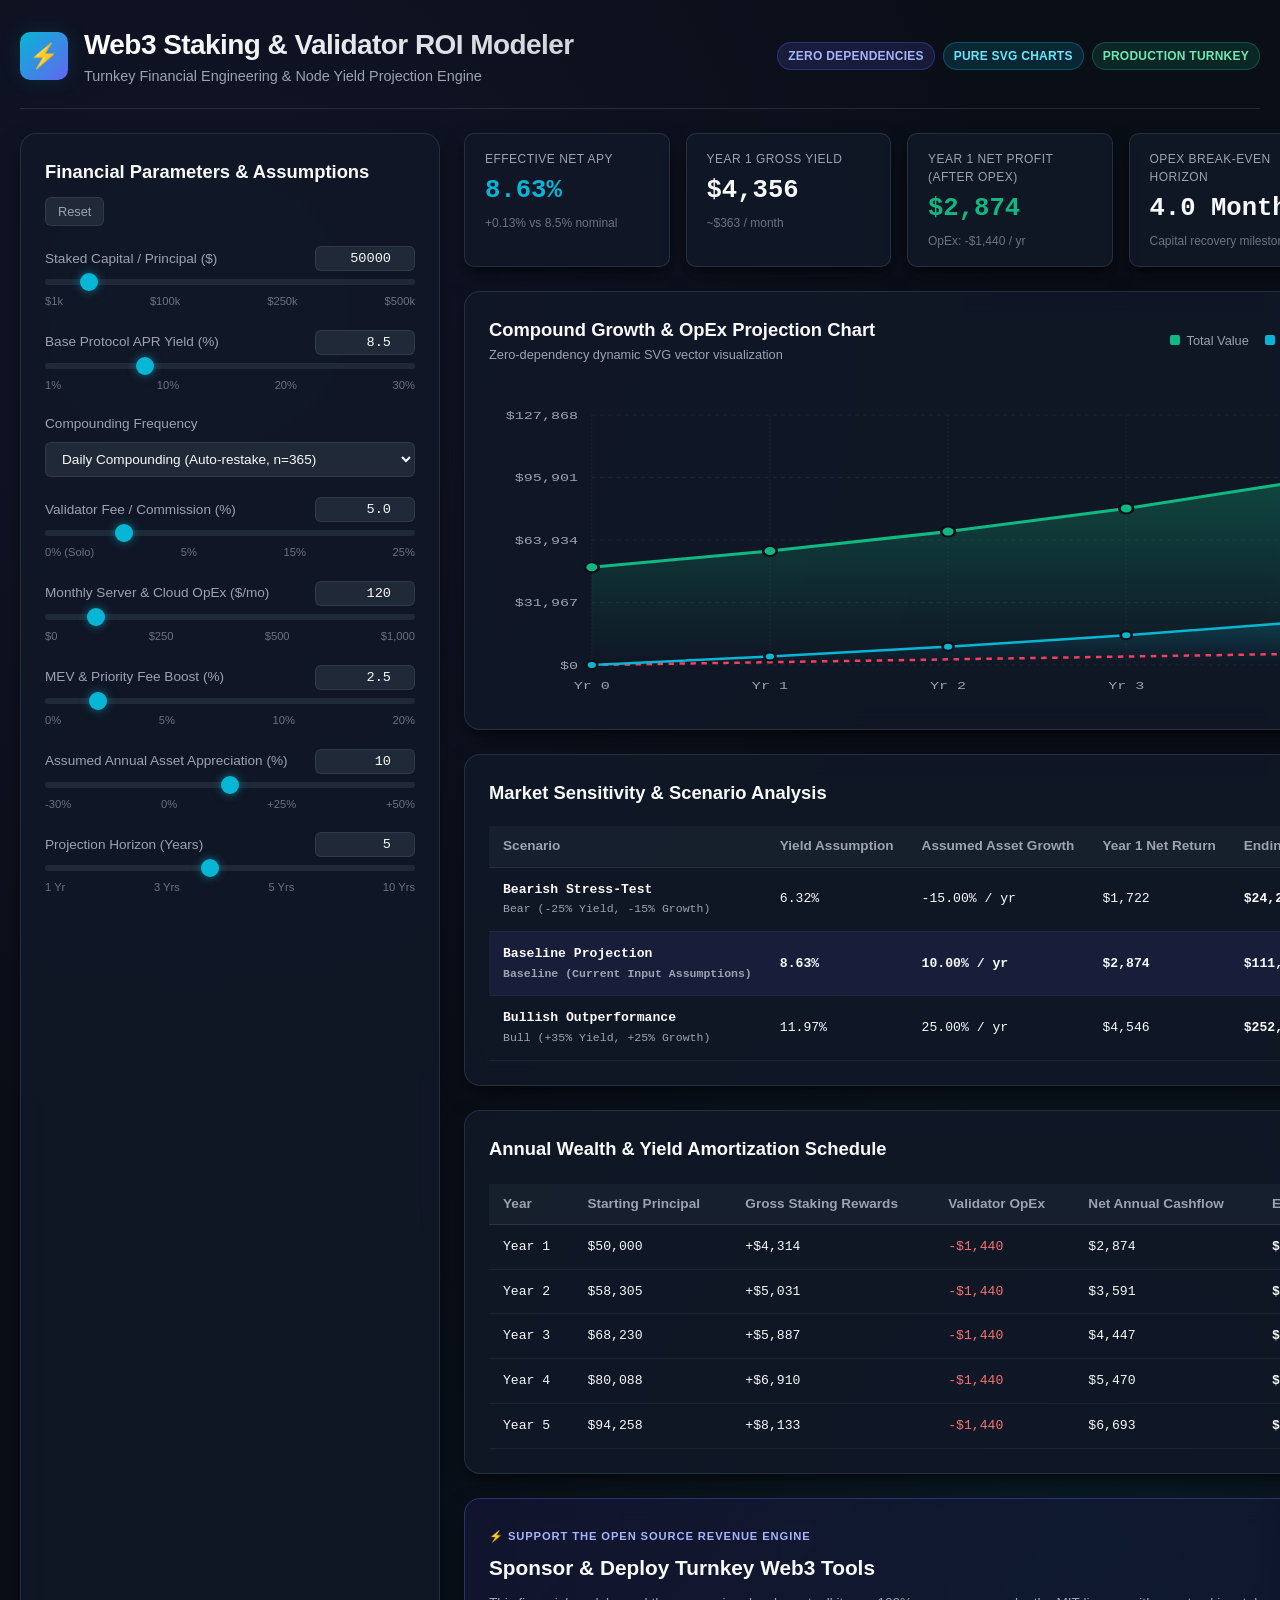
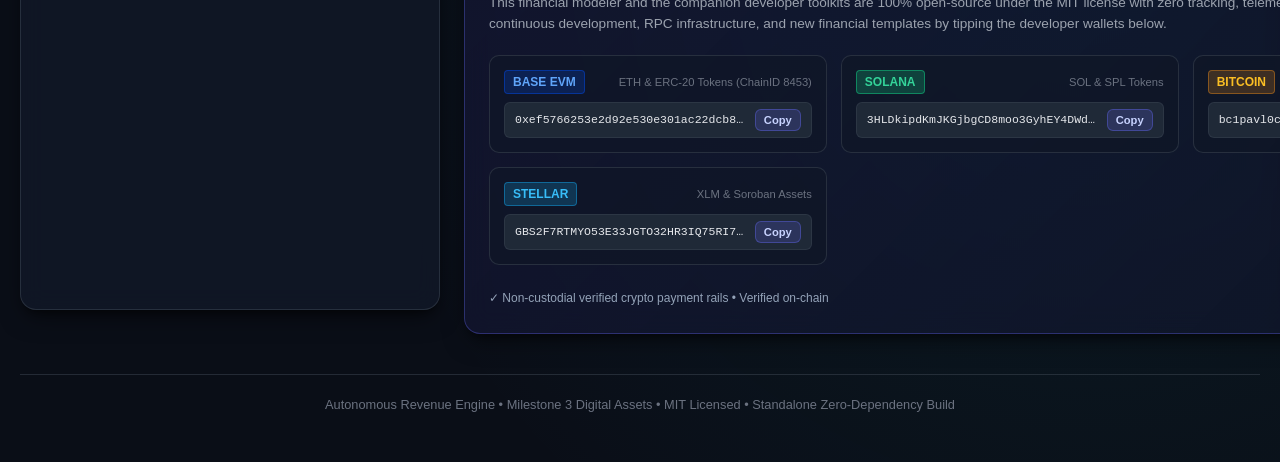
<file: digital_assets/web3_saas_calculator/index.html>
<!DOCTYPE html>
<html lang="en">
<head>
  <meta charset="UTF-8">
  <meta name="viewport" content="width=device-width, initial-scale=1.0">
  <title>Web3 Staking & Node ROI Calculator | Turnkey Financial Modeler</title>
  <link rel="stylesheet" href="style.css">
</head>
<body>
  <div class="app-container">
    <!-- Header -->
    <header class="app-header">
      <div class="header-content">
        <div class="brand">
          <div class="brand-icon">⚡</div>
          <div>
            <h1>Web3 Staking & Validator ROI Modeler</h1>
            <p class="subtitle">Turnkey Financial Engineering & Node Yield Projection Engine</p>
          </div>
        </div>
        <div class="header-badges">
          <span class="badge badge-tech">Zero Dependencies</span>
          <span class="badge badge-accent">Pure SVG Charts</span>
          <span class="badge badge-green">Production Turnkey</span>
        </div>
      </div>
    </header>

    <!-- Main Grid -->
    <main class="dashboard-grid">
      <!-- Left Column: Input Sliders & Assumptions -->
      <section class="card controls-card">
        <div class="card-header">
          <h2>Financial Parameters & Assumptions</h2>
          <button id="resetDefaultsBtn" class="btn btn-secondary btn-sm" title="Reset to standard defaults">Reset</button>
        </div>

        <form id="calculatorForm" class="controls-form" onsubmit="return false;">
          <!-- Capital / Stake -->
          <div class="form-group">
            <div class="form-label-row">
              <label for="initialPrincipal">Staked Capital / Principal ($)</label>
              <input type="number" id="initialPrincipalNum" class="num-input" min="100" max="10000000" step="100" value="50000">
            </div>
            <input type="range" id="initialPrincipal" class="range-slider" min="1000" max="500000" step="1000" value="50000">
            <div class="slider-ticks">
              <span>$1k</span>
              <span>$100k</span>
              <span>$250k</span>
              <span>$500k</span>
            </div>
          </div>

          <!-- Base Staking Yield APR -->
          <div class="form-group">
            <div class="form-label-row">
              <label for="aprRate">Base Protocol APR Yield (%)</label>
              <input type="number" id="aprRateNum" class="num-input" min="0.1" max="100" step="0.1" value="8.5">
            </div>
            <input type="range" id="aprRate" class="range-slider" min="1" max="30" step="0.1" value="8.5">
            <div class="slider-ticks">
              <span>1%</span>
              <span>10%</span>
              <span>20%</span>
              <span>30%</span>
            </div>
          </div>

          <!-- Compounding Schedule -->
          <div class="form-group">
            <div class="form-label-row">
              <label for="compoundingFreq">Compounding Frequency</label>
            </div>
            <select id="compoundingFreq" class="select-input">
              <option value="365" selected>Daily Compounding (Auto-restake, n=365)</option>
              <option value="52">Weekly Compounding (n=52)</option>
              <option value="12">Monthly Compounding (n=12)</option>
              <option value="1">Annual Compounding (n=1)</option>
              <option value="0">Simple Interest (No Reinvesting)</option>
            </select>
          </div>

          <!-- Commission Split -->
          <div class="form-group">
            <div class="form-label-row">
              <label for="commissionRate">Validator Fee / Commission (%)</label>
              <input type="number" id="commissionRateNum" class="num-input" min="0" max="100" step="0.5" value="5.0">
            </div>
            <input type="range" id="commissionRate" class="range-slider" min="0" max="25" step="0.5" value="5.0">
            <div class="slider-ticks">
              <span>0% (Solo)</span>
              <span>5%</span>
              <span>15%</span>
              <span>25%</span>
            </div>
          </div>

          <!-- Monthly Validator Infrastructure OpEx -->
          <div class="form-group">
            <div class="form-label-row">
              <label for="monthlyOpEx">Monthly Server & Cloud OpEx ($/mo)</label>
              <input type="number" id="monthlyOpExNum" class="num-input" min="0" max="10000" step="10" value="120">
            </div>
            <input type="range" id="monthlyOpEx" class="range-slider" min="0" max="1000" step="10" value="120">
            <div class="slider-ticks">
              <span>$0</span>
              <span>$250</span>
              <span>$500</span>
              <span>$1,000</span>
            </div>
          </div>

          <!-- MEV / Priority Fee Boost -->
          <div class="form-group">
            <div class="form-label-row">
              <label for="mevBoost">MEV & Priority Fee Boost (%)</label>
              <input type="number" id="mevBoostNum" class="num-input" min="0" max="50" step="0.5" value="2.5">
            </div>
            <input type="range" id="mevBoost" class="range-slider" min="0" max="20" step="0.5" value="2.5">
            <div class="slider-ticks">
              <span>0%</span>
              <span>5%</span>
              <span>10%</span>
              <span>20%</span>
            </div>
          </div>

          <!-- Token Price Annual Growth Assumption -->
          <div class="form-group">
            <div class="form-label-row">
              <label for="tokenAppreciation">Assumed Annual Asset Appreciation (%)</label>
              <input type="number" id="tokenAppreciationNum" class="num-input" min="-50" max="200" step="1" value="10">
            </div>
            <input type="range" id="tokenAppreciation" class="range-slider" min="-30" max="50" step="1" value="10">
            <div class="slider-ticks">
              <span>-30%</span>
              <span>0%</span>
              <span>+25%</span>
              <span>+50%</span>
            </div>
          </div>

          <!-- Investment Horizon -->
          <div class="form-group">
            <div class="form-label-row">
              <label for="horizonYears">Projection Horizon (Years)</label>
              <input type="number" id="horizonYearsNum" class="num-input" min="1" max="10" step="1" value="5">
            </div>
            <input type="range" id="horizonYears" class="range-slider" min="1" max="10" step="1" value="5">
            <div class="slider-ticks">
              <span>1 Yr</span>
              <span>3 Yrs</span>
              <span>5 Yrs</span>
              <span>10 Yrs</span>
            </div>
          </div>
        </form>
      </section>

      <!-- Right Column: Outputs, Visualizations & Pro Cards -->
      <div class="results-column">
        <!-- KPI Metric Grid -->
        <section class="kpi-grid">
          <div class="kpi-card" id="kpiNetApy">
            <span class="kpi-label">Effective Net APY</span>
            <span class="kpi-value text-accent" id="metricNetApy">11.24%</span>
            <span class="kpi-subtext" id="metricApySpread">vs 8.5% nominal APR</span>
          </div>

          <div class="kpi-card" id="kpiGrossAnnual">
            <span class="kpi-label">Year 1 Gross Yield</span>
            <span class="kpi-value" id="metricGrossAnnual">$5,620</span>
            <span class="kpi-subtext" id="metricMonthlyYield">~$468.33 / month</span>
          </div>

          <div class="kpi-card" id="kpiNetCashflow">
            <span class="kpi-label">Year 1 Net Profit (after OpEx)</span>
            <span class="kpi-value text-green" id="metricNetCashflow">$3,909</span>
            <span class="kpi-subtext" id="metricOpExDeducted">OpEx: -$1,440/yr</span>
          </div>

          <div class="kpi-card" id="kpiBreakEven">
            <span class="kpi-label">OpEx Break-Even Horizon</span>
            <span class="kpi-value" id="metricBreakEven">3.1 Months</span>
            <span class="kpi-subtext">Capital recovery milestone</span>
          </div>

          <div class="kpi-card highlight-card" id="kpiTotalWealth">
            <span class="kpi-label">Projected Portfolio Value</span>
            <span class="kpi-value text-highlight" id="metricTotalWealth">$104,820</span>
            <span class="kpi-subtext" id="metricTotalGain">+109.6% net gain over 5 yrs</span>
          </div>
        </section>

        <!-- Dynamic Pure-SVG Visualizer -->
        <section class="card chart-card">
          <div class="card-header">
            <div>
              <h2>Compound Growth & OpEx Projection Chart</h2>
              <p class="card-subtitle">Zero-dependency dynamic SVG vector visualization</p>
            </div>
            <div class="chart-legend">
              <span class="legend-item"><span class="legend-color color-total"></span> Total Value</span>
              <span class="legend-item"><span class="legend-color color-rewards"></span> Cumulative Rewards</span>
              <span class="legend-item"><span class="legend-color color-opex"></span> Cumulative OpEx</span>
            </div>
          </div>
          <div class="chart-wrapper">
            <svg id="projectionChart" class="svg-chart" viewBox="0 0 760 320" preserveAspectRatio="none">
              <!-- SVG chart elements generated dynamically by app.js -->
            </svg>
            <div id="chartTooltip" class="chart-tooltip" style="display: none;"></div>
          </div>
        </section>

        <!-- Sensitivity & Scenario Analysis -->
        <section class="card scenarios-card">
          <div class="card-header">
            <h2>Market Sensitivity & Scenario Analysis</h2>
            <span class="badge badge-sm">Multi-Variable Stress Test</span>
          </div>
          <div class="scenarios-table-wrapper">
            <table class="data-table">
              <thead>
                <tr>
                  <th>Scenario</th>
                  <th>Yield Assumption</th>
                  <th>Assumed Asset Growth</th>
                  <th>Year 1 Net Return</th>
                  <th>Ending Portfolio Value</th>
                  <th>Overall Net ROI</th>
                </tr>
              </thead>
              <tbody id="scenarioTableBody">
                <!-- Populated dynamically by app.js -->
              </tbody>
            </table>
          </div>
        </section>

        <!-- Compound Schedule Table -->
        <section class="card schedule-card">
          <div class="card-header">
            <h2>Annual Wealth & Yield Amortization Schedule</h2>
            <button id="exportCsvBtn" class="btn btn-secondary btn-sm">Export Data (JSON)</button>
          </div>
          <div class="scenarios-table-wrapper">
            <table class="data-table" id="scheduleTable">
              <thead>
                <tr>
                  <th>Year</th>
                  <th>Starting Principal</th>
                  <th>Gross Staking Rewards</th>
                  <th>Validator OpEx</th>
                  <th>Net Annual Cashflow</th>
                  <th>Ending Value</th>
                  <th>Cumulative ROI</th>
                </tr>
              </thead>
              <tbody id="scheduleTableBody">
                <!-- Populated dynamically by app.js -->
              </tbody>
            </table>
          </div>
        </section>

        <!-- Pro / Sponsor Donation Card -->
        <section class="card sponsor-card">
          <div class="sponsor-header">
            <div class="sponsor-badge">⚡ SUPPORT THE OPEN SOURCE REVENUE ENGINE</div>
            <h2>Sponsor & Deploy Turnkey Web3 Tools</h2>
            <p>
              This financial modeler and the companion developer toolkits are 100% open-source under the MIT license with zero tracking, telemetry, or external dependencies. 
              Support continuous development, RPC infrastructure, and new financial templates by tipping the developer wallets below.
            </p>
          </div>

          <div class="wallet-rails-grid">
            <!-- Base EVM -->
            <div class="wallet-rail-item">
              <div class="wallet-rail-header">
                <span class="chain-tag chain-base">Base EVM</span>
                <span class="chain-desc">ETH & ERC-20 Tokens (ChainID 8453)</span>
              </div>
              <div class="address-box">
                <code class="wallet-address" id="addrBase">0xef5766253e2d92e530e301ac22dcb8de78e89c55</code>
                <button class="btn-copy" onclick="copyWallet('addrBase', this)" title="Copy Base Address">Copy</button>
              </div>
            </div>

            <!-- Solana -->
            <div class="wallet-rail-item">
              <div class="wallet-rail-header">
                <span class="chain-tag chain-solana">Solana</span>
                <span class="chain-desc">SOL & SPL Tokens</span>
              </div>
              <div class="address-box">
                <code class="wallet-address" id="addrSolana">3HLDkipdKmJKGjbgCD8moo3GyhEY4DWdZ7JAgSpMysHp</code>
                <button class="btn-copy" onclick="copyWallet('addrSolana', this)" title="Copy Solana Address">Copy</button>
              </div>
            </div>

            <!-- Bitcoin -->
            <div class="wallet-rail-item">
              <div class="wallet-rail-header">
                <span class="chain-tag chain-btc">Bitcoin</span>
                <span class="chain-desc">Taproot Bech32m (Native SegWit v1)</span>
              </div>
              <div class="address-box">
                <code class="wallet-address" id="addrBtc">bc1pavl0c4wn596jmexty56ret76gnj9jxf7px7w983vmt6akymjgahsjk803e</code>
                <button class="btn-copy" onclick="copyWallet('addrBtc', this)" title="Copy Bitcoin Address">Copy</button>
              </div>
            </div>

            <!-- Stellar -->
            <div class="wallet-rail-item">
              <div class="wallet-rail-header">
                <span class="chain-tag chain-xlm">Stellar</span>
                <span class="chain-desc">XLM & Soroban Assets</span>
              </div>
              <div class="address-box">
                <code class="wallet-address" id="addrXlm">GBS2F7RTMYO53E33JGTO32HR3IQ75RI7RDMQX5C3KROZQIJ5IXOMI2WA</code>
                <button class="btn-copy" onclick="copyWallet('addrXlm', this)" title="Copy Stellar Address">Copy</button>
              </div>
            </div>
          </div>

          <div class="sponsor-footer">
            <span class="direct-rail-note">✓ Non-custodial verified crypto payment rails • Verified on-chain</span>
          </div>
        </section>
      </div>
    </main>

    <!-- Footer -->
    <footer class="app-footer">
      <div class="footer-content">
        <p>Autonomous Revenue Engine • Milestone 3 Digital Assets • MIT Licensed • Standalone Zero-Dependency Build</p>
      </div>
    </footer>
  </div>

  <div id="toastNotification" class="toast">Address copied to clipboard!</div>

  <script src="app.js"></script>
</body>
</html>
</file>
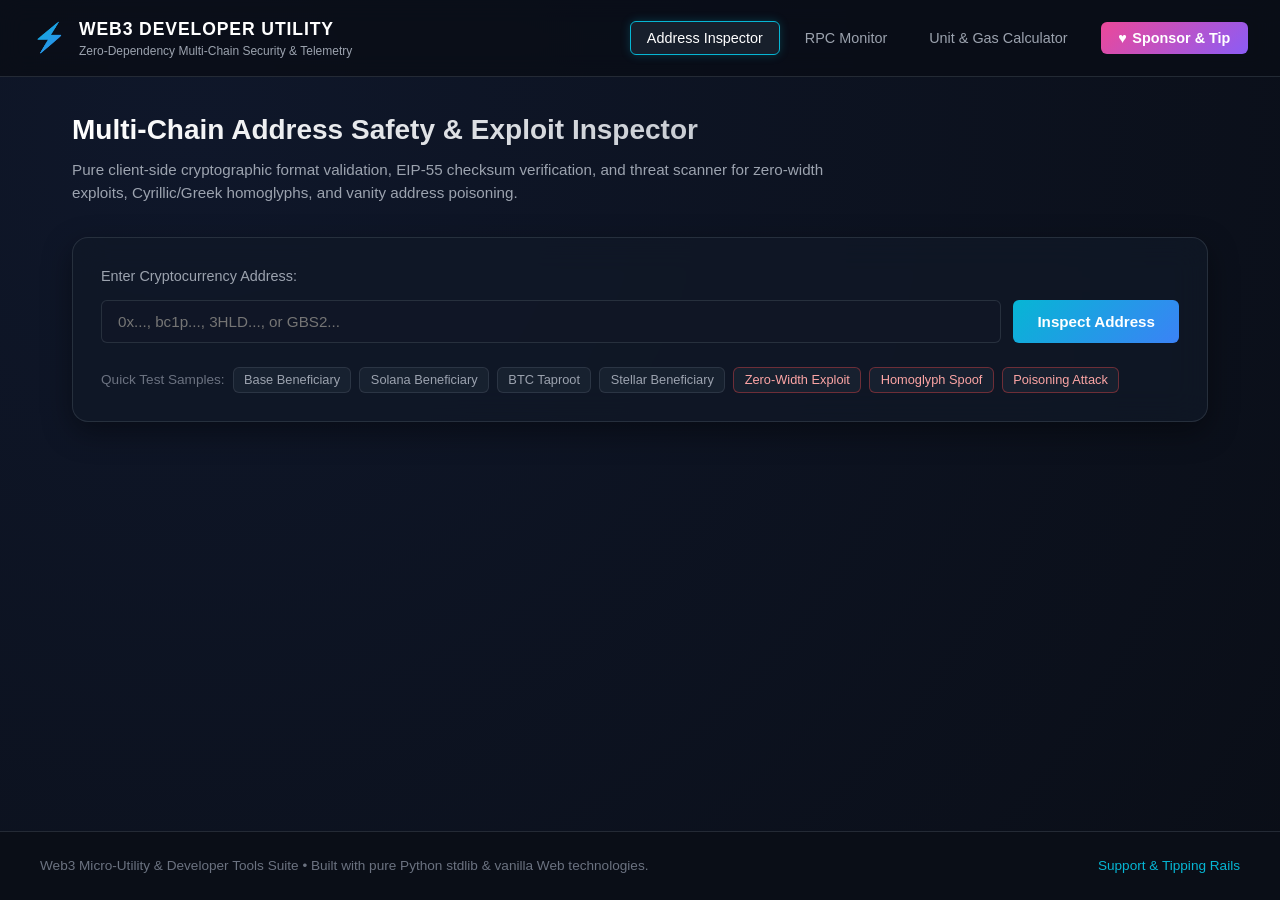
<file: web3_utility/src/web/index.html>
<!DOCTYPE html>
<html lang="en">
<head>
  <meta charset="UTF-8">
  <meta name="viewport" content="width=device-width, initial-scale=1.0">
  <title>Web3 Micro-Utility & Developer Suite</title>
  <link rel="stylesheet" href="style.css">
</head>
<body>
  <!-- Header / Navigation -->
  <header class="navbar">
    <div class="nav-brand">
      <div class="logo-icon">⚡</div>
      <div class="brand-text">
        <span class="brand-title">WEB3 DEVELOPER UTILITY</span>
        <span class="brand-sub">Zero-Dependency Multi-Chain Security & Telemetry</span>
      </div>
    </div>
    <nav class="nav-links">
      <button class="nav-tab active" data-tab="inspector">Address Inspector</button>
      <button class="nav-tab" data-tab="rpc-monitor">RPC Monitor</button>
      <button class="nav-tab" data-tab="converter">Unit & Gas Calculator</button>
      <button class="nav-btn-tip" id="open-tip-modal">
        <span class="heart">♥</span> Sponsor & Tip
      </button>
    </nav>
  </header>

  <main class="container">
    <!-- TAB 1: ADDRESS INSPECTOR -->
    <section id="tab-inspector" class="tab-pane active">
      <div class="hero-banner">
        <h2>Multi-Chain Address Safety & Exploit Inspector</h2>
        <p>Pure client-side cryptographic format validation, EIP-55 checksum verification, and threat scanner for zero-width exploits, Cyrillic/Greek homoglyphs, and vanity address poisoning.</p>
      </div>

      <div class="card glass">
        <div class="input-group">
          <label for="address-input">Enter Cryptocurrency Address:</label>
          <div class="input-row">
            <input type="text" id="address-input" placeholder="0x..., bc1p..., 3HLD..., or GBS2..." autocomplete="off" spellcheck="false">
            <button id="inspect-btn" class="btn-primary">Inspect Address</button>
          </div>
          <div class="quick-samples">
            <span>Quick Test Samples:</span>
            <button class="sample-btn" data-addr="0xef5766253e2d92e530e301ac22dcb8de78e89c55">Base Beneficiary</button>
            <button class="sample-btn" data-addr="3HLDkipdKmJKGjbgCD8moo3GyhEY4DWdZ7JAgSpMysHp">Solana Beneficiary</button>
            <button class="sample-btn" data-addr="bc1pavl0c4wn596jmexty56ret76gnj9jxf7px7w983vmt6akymjgahsjk803e">BTC Taproot</button>
            <button class="sample-btn" data-addr="GBS2F7RTMYO53E33JGTO32HR3IQ75RI7RDMQX5C3KROZQIJ5IXOMI2WA">Stellar Beneficiary</button>
            <button class="sample-btn warning-sample" data-addr="0xef5766253e​2d92e530e301ac22dcb8de78e89c55">Zero-Width Exploit</button>
            <button class="sample-btn warning-sample" data-addr="0xеf5766253e2d92e530e301ac22dcb8de78e89c55">Homoglyph Spoof</button>
            <button class="sample-btn warning-sample" data-addr="0xef57000000000000000000000000000078e89c55">Poisoning Attack</button>
          </div>
        </div>

        <!-- Result Box -->
        <div id="inspector-result" class="result-box hidden">
          <div class="result-header">
            <div class="status-indicator" id="result-status-badge">VALID</div>
            <div class="chain-badge" id="result-chain-badge">BASE EVM</div>
          </div>
          <div class="result-details">
            <div class="detail-row">
              <span class="detail-label">Canonical Form:</span>
              <span class="detail-value mono" id="result-canonical-addr">--</span>
              <button class="copy-btn" id="copy-canonical-btn" title="Copy to clipboard">📋 Copy</button>
            </div>
            <div class="detail-row">
              <span class="detail-label">Address Type:</span>
              <span class="detail-value" id="result-type">--</span>
            </div>
            <div class="detail-row">
              <span class="detail-label">Security Evaluation:</span>
              <div id="result-security-summary" class="security-list"></div>
            </div>
          </div>
        </div>
      </div>
    </section>

    <!-- TAB 2: RPC HEALTH MONITOR -->
    <section id="tab-rpc-monitor" class="tab-pane">
      <div class="hero-banner">
        <h2>Multi-Chain RPC Telemetry & Latency Benchmarker</h2>
        <p>Continuous health monitoring, round-trip latency benchmarking, block/slot heights, and chain sync diagnostics for Base, Ethereum, Solana, Bitcoin, and Stellar.</p>
      </div>

      <div class="controls-bar">
        <button id="refresh-rpc-btn" class="btn-primary">⚡ Benchmark All RPCs</button>
        <div class="toggle-group">
          <label>
            <input type="checkbox" id="rpc-mock-toggle" checked>
            <span>Deterministic Sandbox Simulation</span>
          </label>
        </div>
        <span class="last-checked" id="rpc-last-checked">Last benchmark: Just now</span>
      </div>

      <div class="grid-cards" id="rpc-cards-grid">
        <!-- Rendered dynamically by app.js -->
      </div>
    </section>

    <!-- TAB 3: UNIT & GAS CALCULATOR -->
    <section id="tab-converter" class="tab-pane">
      <div class="hero-banner">
        <h2>Cryptocurrency Unit Converter & Gas Fee Calculator</h2>
        <p>Exact decimal arithmetic across EVM, Solana, Bitcoin, and Stellar with zero floating-point precision loss. Interactive EVM transaction fee and USD projections.</p>
      </div>

      <div class="grid-2col">
        <!-- Unit Converter -->
        <div class="card glass">
          <h3>Unit Converter</h3>
          <div class="form-group">
            <label for="chain-select">Chain Ecosystem:</label>
            <select id="chain-select">
              <option value="evm">Base / Ethereum (EVM)</option>
              <option value="solana">Solana</option>
              <option value="bitcoin">Bitcoin</option>
              <option value="stellar">Stellar</option>
            </select>
          </div>
          <div class="form-group">
            <label for="conv-amount">Amount:</label>
            <input type="number" id="conv-amount" value="1.0" step="any">
          </div>
          <div class="form-row">
            <div class="form-group half">
              <label for="conv-from">From Unit:</label>
              <select id="conv-from"></select>
            </div>
            <div class="form-group half">
              <label for="conv-to">To Unit:</label>
              <select id="conv-to"></select>
            </div>
          </div>
          <div class="calc-result-box">
            <div class="calc-label">Calculated Result:</div>
            <div class="calc-value mono" id="conv-result">--</div>
          </div>
        </div>

        <!-- Gas Fee Calculator -->
        <div class="card glass">
          <h3>EVM Gas Fee & Transaction Cost Projector</h3>
          <div class="form-group">
            <label for="gas-preset">Transaction Preset:</label>
            <select id="gas-preset">
              <option value="eth_transfer">Native ETH / Base Transfer (21,000 gas)</option>
              <option value="erc20_transfer">ERC-20 Token Transfer (65,000 gas)</option>
              <option value="uniswap_swap">DEX AMM Swap (150,000 gas)</option>
              <option value="contract_deployment">Contract Deployment (1,500,000 gas)</option>
              <option value="custom">Custom Gas Limit</option>
            </select>
          </div>
          <div class="form-group" id="custom-gas-limit-group" style="display: none;">
            <label for="gas-limit-input">Gas Limit (Units):</label>
            <input type="number" id="gas-limit-input" value="21000">
          </div>
          <div class="form-group">
            <label for="gas-price-input">Gas Price (Gwei): <span id="gas-price-val">20.0</span> Gwei</label>
            <input type="range" id="gas-price-slider" min="0.01" max="100" step="0.1" value="20.0">
          </div>
          <div class="form-group">
            <label for="eth-price-input">ETH Price ($ USD):</label>
            <input type="number" id="eth-price-input" value="2600.0" step="10">
          </div>
          <div class="gas-output-grid">
            <div class="gas-stat">
              <span class="stat-title">Fee in Native (ETH)</span>
              <span class="stat-val mono" id="gas-cost-eth">0.00042 ETH</span>
            </div>
            <div class="gas-stat">
              <span class="stat-title">Fee in USD</span>
              <span class="stat-val highlight mono" id="gas-cost-usd">$1.09 USD</span>
            </div>
            <div class="gas-stat">
              <span class="stat-title">Fee in Gwei</span>
              <span class="stat-val mono" id="gas-cost-gwei">420,000 Gwei</span>
            </div>
          </div>
        </div>
      </div>
    </section>
  </main>

  <!-- SPONSOR & TIPPING MODAL -->
  <div id="tip-modal" class="modal-overlay hidden">
    <div class="modal-content glass">
      <div class="modal-header">
        <h3>⚡ Multi-Chain Payment & Sponsor Rails</h3>
        <button id="close-modal-btn" class="close-btn">&times;</button>
      </div>
      <p class="modal-intro">
        Direct, autonomous non-custodial payment deposit rails. Fund open-source developer tooling, micro-grants, and automated audits across 4 major chains:
      </p>

      <div class="wallet-cards-list">
        <!-- Base EVM -->
        <div class="wallet-card">
          <div class="wallet-card-header">
            <span class="wallet-network base">Base EVM</span>
            <span class="wallet-asset">ETH / USDC</span>
          </div>
          <div class="wallet-address-row">
            <input type="text" class="wallet-addr-input mono" readonly value="0xef5766253e2d92e530e301ac22dcb8de78e89c55">
            <button class="copy-wallet-btn" data-copy="0xef5766253e2d92e530e301ac22dcb8de78e89c55">📋 Copy</button>
            <button class="qr-toggle-btn" data-target="qr-base">QR</button>
          </div>
          <div id="qr-base" class="qr-container hidden"></div>
        </div>

        <!-- Solana -->
        <div class="wallet-card">
          <div class="wallet-card-header">
            <span class="wallet-network sol">Solana</span>
            <span class="wallet-asset">SOL / SPL</span>
          </div>
          <div class="wallet-address-row">
            <input type="text" class="wallet-addr-input mono" readonly value="3HLDkipdKmJKGjbgCD8moo3GyhEY4DWdZ7JAgSpMysHp">
            <button class="copy-wallet-btn" data-copy="3HLDkipdKmJKGjbgCD8moo3GyhEY4DWdZ7JAgSpMysHp">📋 Copy</button>
            <button class="qr-toggle-btn" data-target="qr-sol">QR</button>
          </div>
          <div id="qr-sol" class="qr-container hidden"></div>
        </div>

        <!-- Bitcoin -->
        <div class="wallet-card">
          <div class="wallet-card-header">
            <span class="wallet-network btc">Bitcoin</span>
            <span class="wallet-asset">BTC (Taproot)</span>
          </div>
          <div class="wallet-address-row">
            <input type="text" class="wallet-addr-input mono" readonly value="bc1pavl0c4wn596jmexty56ret76gnj9jxf7px7w983vmt6akymjgahsjk803e">
            <button class="copy-wallet-btn" data-copy="bc1pavl0c4wn596jmexty56ret76gnj9jxf7px7w983vmt6akymjgahsjk803e">📋 Copy</button>
            <button class="qr-toggle-btn" data-target="qr-btc">QR</button>
          </div>
          <div id="qr-btc" class="qr-container hidden"></div>
        </div>

        <!-- Stellar -->
        <div class="wallet-card">
          <div class="wallet-card-header">
            <span class="wallet-network xlm">Stellar</span>
            <span class="wallet-asset">XLM</span>
          </div>
          <div class="wallet-address-row">
            <input type="text" class="wallet-addr-input mono" readonly value="GBS2F7RTMYO53E33JGTO32HR3IQ75RI7RDMQX5C3KROZQIJ5IXOMI2WA">
            <button class="copy-wallet-btn" data-copy="GBS2F7RTMYO53E33JGTO32HR3IQ75RI7RDMQX5C3KROZQIJ5IXOMI2WA">📋 Copy</button>
            <button class="qr-toggle-btn" data-target="qr-xlm">QR</button>
          </div>
          <div id="qr-xlm" class="qr-container hidden"></div>
        </div>
      </div>

      <div class="modal-footer">
        <span>Verified Beneficiary Ledger: Autonomous Revenue Engine</span>
        <button id="close-modal-footer-btn" class="btn-secondary">Close</button>
      </div>
    </div>
  </div>

  <!-- Toast Notification -->
  <div id="toast" class="toast hidden">Copied to clipboard!</div>

  <footer class="footer">
    <div class="footer-content">
      <span>Web3 Micro-Utility & Developer Tools Suite • Built with pure Python stdlib & vanilla Web technologies.</span>
      <span class="footer-links">
        <a href="#" id="footer-sponsor-link">Support & Tipping Rails</a>
      </span>
    </div>
  </footer>

  <script src="app.js"></script>
</body>
</html>
</file>
<file: digital_assets/web3_saas_calculator/style.css>
/* Web3 Staking & Node ROI Calculator Stylesheet
   Zero-dependency, modern cyber-fintech dark theme with responsive CSS Grid & Flexbox
*/

:root {
  --bg-primary: #0a0e17;
  --bg-secondary: #111827;
  --bg-card: rgba(17, 24, 39, 0.85);
  --bg-input: #1f2937;
  --border-color: rgba(75, 85, 99, 0.4);
  --border-focus: #3b82f6;

  --text-main: #f9fafb;
  --text-muted: #9ca3af;
  --text-dim: #6b7280;

  --accent-cyan: #06b6d4;
  --accent-indigo: #6366f1;
  --accent-emerald: #10b981;
  --accent-amber: #f59e0b;
  --accent-rose: #f43f5e;
  --accent-purple: #a855f7;

  --font-mono: ui-monospace, SFMono-Regular, Menlo, Monaco, Consolas, "Liberation Mono", "Courier New", monospace;
  --font-sans: -apple-system, BlinkMacSystemFont, "Segoe UI", Roboto, Helvetica, Arial, sans-serif;
  --radius-sm: 6px;
  --radius-md: 10px;
  --radius-lg: 16px;
  --shadow-card: 0 10px 25px -5px rgba(0, 0, 0, 0.5), 0 8px 10px -6px rgba(0, 0, 0, 0.5);
  --shadow-glow: 0 0 20px rgba(6, 182, 212, 0.15);
}

* {
  box-sizing: border-box;
  margin: 0;
  padding: 0;
}

body {
  font-family: var(--font-sans);
  background: var(--bg-primary);
  background-image: 
    radial-gradient(circle at 15% 15%, rgba(99, 102, 241, 0.08) 0%, transparent 40%),
    radial-gradient(circle at 85% 75%, rgba(6, 182, 212, 0.08) 0%, transparent 40%);
  color: var(--text-main);
  min-height: 100vh;
  line-height: 1.5;
  -webkit-font-smoothing: antialiased;
}

.app-container {
  max-width: 1400px;
  margin: 0 auto;
  padding: 24px 20px 48px;
}

/* Header */
.app-header {
  margin-bottom: 24px;
  padding-bottom: 20px;
  border-bottom: 1px solid var(--border-color);
}

.header-content {
  display: flex;
  justify-content: space-between;
  align-items: center;
  flex-wrap: wrap;
  gap: 16px;
}

.brand {
  display: flex;
  align-items: center;
  gap: 16px;
}

.brand-icon {
  width: 48px;
  height: 48px;
  background: linear-gradient(135deg, var(--accent-cyan), var(--accent-indigo));
  border-radius: var(--radius-md);
  display: flex;
  align-items: center;
  justify-content: center;
  font-size: 24px;
  box-shadow: var(--shadow-glow);
}

.app-header h1 {
  font-size: 1.75rem;
  font-weight: 700;
  letter-spacing: -0.02em;
  background: linear-gradient(to right, #ffffff, #d1d5db);
  -webkit-background-clip: text;
  -webkit-text-fill-color: transparent;
}

.app-header .subtitle {
  font-size: 0.9rem;
  color: var(--text-muted);
}

.header-badges {
  display: flex;
  gap: 8px;
  flex-wrap: wrap;
}

.badge {
  display: inline-flex;
  align-items: center;
  padding: 4px 10px;
  font-size: 0.75rem;
  font-weight: 600;
  border-radius: 9999px;
  letter-spacing: 0.02em;
  text-transform: uppercase;
}

.badge-tech {
  background: rgba(99, 102, 241, 0.15);
  color: #a5b4fc;
  border: 1px solid rgba(99, 102, 241, 0.3);
}

.badge-accent {
  background: rgba(6, 182, 212, 0.15);
  color: #67e8f9;
  border: 1px solid rgba(6, 182, 212, 0.3);
}

.badge-green {
  background: rgba(16, 185, 129, 0.15);
  color: #6ee7b7;
  border: 1px solid rgba(16, 185, 129, 0.3);
}

.badge-sm {
  font-size: 0.7rem;
  padding: 2px 8px;
  background: rgba(75, 85, 99, 0.3);
  color: var(--text-muted);
}

/* Dashboard Grid */
.dashboard-grid {
  display: grid;
  grid-template-columns: 420px 1fr;
  gap: 24px;
}

@media (max-width: 1024px) {
  .dashboard-grid {
    grid-template-columns: 1fr;
  }
}

/* Card Components */
.card {
  background: var(--bg-card);
  border: 1px solid var(--border-color);
  border-radius: var(--radius-lg);
  padding: 24px;
  box-shadow: var(--shadow-card);
  backdrop-filter: blur(12px);
  -webkit-backdrop-filter: blur(12px);
  margin-bottom: 24px;
}

.card:last-child {
  margin-bottom: 0;
}

.card-header {
  display: flex;
  justify-content: space-between;
  align-items: center;
  margin-bottom: 20px;
  flex-wrap: wrap;
  gap: 12px;
}

.card-header h2 {
  font-size: 1.15rem;
  font-weight: 600;
  color: var(--text-main);
}

.card-subtitle {
  font-size: 0.8rem;
  color: var(--text-muted);
  margin-top: 2px;
}

/* Controls Form */
.controls-form {
  display: flex;
  flex-direction: column;
  gap: 20px;
}

.form-group {
  display: flex;
  flex-direction: column;
  gap: 8px;
}

.form-label-row {
  display: flex;
  justify-content: space-between;
  align-items: center;
}

.form-label-row label {
  font-size: 0.85rem;
  font-weight: 500;
  color: var(--text-muted);
}

.num-input {
  background: var(--bg-input);
  border: 1px solid var(--border-color);
  border-radius: var(--radius-sm);
  color: var(--text-main);
  padding: 4px 8px;
  font-size: 0.85rem;
  font-family: var(--font-mono);
  width: 100px;
  text-align: right;
  transition: border-color 0.15s ease;
}

.num-input:focus, .select-input:focus {
  outline: none;
  border-color: var(--border-focus);
}

.select-input {
  background: var(--bg-input);
  border: 1px solid var(--border-color);
  border-radius: var(--radius-sm);
  color: var(--text-main);
  padding: 8px 12px;
  font-size: 0.85rem;
  cursor: pointer;
  width: 100%;
}

.range-slider {
  -webkit-appearance: none;
  appearance: none;
  width: 100%;
  height: 6px;
  background: var(--bg-input);
  border-radius: 4px;
  outline: none;
  cursor: pointer;
}

.range-slider::-webkit-slider-thumb {
  -webkit-appearance: none;
  appearance: none;
  width: 18px;
  height: 18px;
  border-radius: 50%;
  background: var(--accent-cyan);
  box-shadow: 0 0 10px rgba(6, 182, 212, 0.6);
  cursor: pointer;
  transition: transform 0.1s ease;
}

.range-slider::-webkit-slider-thumb:hover {
  transform: scale(1.15);
}

.range-slider::-moz-range-thumb {
  width: 18px;
  height: 18px;
  border-radius: 50%;
  background: var(--accent-cyan);
  box-shadow: 0 0 10px rgba(6, 182, 212, 0.6);
  cursor: pointer;
  border: none;
}

.slider-ticks {
  display: flex;
  justify-content: space-between;
  font-size: 0.7rem;
  color: var(--text-dim);
}

/* KPI Metric Cards */
.kpi-grid {
  display: grid;
  grid-template-columns: repeat(auto-fit, minmax(200px, 1fr));
  gap: 16px;
  margin-bottom: 24px;
}

.kpi-card {
  background: var(--bg-card);
  border: 1px solid var(--border-color);
  border-radius: var(--radius-md);
  padding: 16px 20px;
  display: flex;
  flex-direction: column;
  gap: 4px;
  box-shadow: var(--shadow-card);
}

.kpi-card.highlight-card {
  background: linear-gradient(135deg, rgba(16, 185, 129, 0.12), rgba(6, 182, 212, 0.12));
  border: 1px solid rgba(16, 185, 129, 0.4);
}

.kpi-label {
  font-size: 0.75rem;
  text-transform: uppercase;
  letter-spacing: 0.04em;
  color: var(--text-muted);
}

.kpi-value {
  font-size: 1.6rem;
  font-weight: 700;
  font-family: var(--font-mono);
  color: var(--text-main);
}

.kpi-subtext {
  font-size: 0.75rem;
  color: var(--text-dim);
}

.text-accent {
  color: var(--accent-cyan);
}

.text-green {
  color: var(--accent-emerald);
}

.text-highlight {
  color: #34d399;
}

/* Dynamic Pure-SVG Visualizer */
.chart-card {
  position: relative;
}

.chart-wrapper {
  position: relative;
  width: 100%;
  height: 320px;
}

.svg-chart {
  width: 100%;
  height: 100%;
  overflow: visible;
}

.chart-legend {
  display: flex;
  gap: 16px;
  font-size: 0.8rem;
  color: var(--text-muted);
}

.legend-item {
  display: flex;
  align-items: center;
  gap: 6px;
}

.legend-color {
  width: 10px;
  height: 10px;
  border-radius: 2px;
}

.color-total {
  background: var(--accent-emerald);
}

.color-rewards {
  background: var(--accent-cyan);
}

.color-opex {
  background: var(--accent-rose);
}

.chart-tooltip {
  position: absolute;
  background: rgba(17, 24, 39, 0.95);
  border: 1px solid var(--accent-cyan);
  border-radius: var(--radius-sm);
  padding: 8px 12px;
  font-size: 0.75rem;
  font-family: var(--font-mono);
  color: var(--text-main);
  pointer-events: none;
  z-index: 10;
  box-shadow: 0 4px 12px rgba(0, 0, 0, 0.5);
  transform: translate(-50%, -120%);
}

/* Tables */
.scenarios-table-wrapper {
  overflow-x: auto;
}

.data-table {
  width: 100%;
  border-collapse: collapse;
  font-size: 0.85rem;
  text-align: left;
}

.data-table th {
  padding: 10px 14px;
  background: rgba(31, 41, 55, 0.5);
  color: var(--text-muted);
  font-weight: 600;
  border-bottom: 1px solid var(--border-color);
  white-space: nowrap;
}

.data-table td {
  padding: 12px 14px;
  border-bottom: 1px solid rgba(75, 85, 99, 0.2);
  color: var(--text-main);
  font-family: var(--font-mono);
  font-size: 0.82rem;
  white-space: nowrap;
}

.data-table tr:hover {
  background: rgba(55, 65, 81, 0.25);
}

/* Buttons */
.btn {
  display: inline-flex;
  align-items: center;
  justify-content: center;
  font-family: var(--font-sans);
  font-weight: 500;
  border-radius: var(--radius-sm);
  cursor: pointer;
  transition: all 0.15s ease;
  border: none;
  text-decoration: none;
}

.btn-sm {
  padding: 6px 12px;
  font-size: 0.8rem;
}

.btn-secondary {
  background: var(--bg-input);
  color: var(--text-muted);
  border: 1px solid var(--border-color);
}

.btn-secondary:hover {
  background: #374151;
  color: var(--text-main);
}

/* Pro / Sponsor Donation Card */
.sponsor-card {
  background: linear-gradient(135deg, rgba(30, 27, 75, 0.4), rgba(15, 23, 42, 0.8));
  border: 1px solid rgba(99, 102, 241, 0.35);
}

.sponsor-badge {
  display: inline-block;
  font-size: 0.7rem;
  font-weight: 700;
  letter-spacing: 0.08em;
  color: #a5b4fc;
  margin-bottom: 8px;
}

.sponsor-header h2 {
  font-size: 1.3rem;
  margin-bottom: 8px;
}

.sponsor-header p {
  font-size: 0.85rem;
  color: var(--text-muted);
  line-height: 1.6;
  margin-bottom: 20px;
}

.wallet-rails-grid {
  display: grid;
  grid-template-columns: repeat(auto-fit, minmax(280px, 1fr));
  gap: 14px;
  margin-bottom: 20px;
}

.wallet-rail-item {
  background: rgba(17, 24, 39, 0.7);
  border: 1px solid var(--border-color);
  border-radius: var(--radius-md);
  padding: 14px;
  display: flex;
  flex-direction: column;
  gap: 8px;
}

.wallet-rail-header {
  display: flex;
  align-items: center;
  justify-content: space-between;
}

.chain-tag {
  font-size: 0.75rem;
  font-weight: 700;
  padding: 2px 8px;
  border-radius: 4px;
  text-transform: uppercase;
}

.chain-base {
  background: rgba(0, 82, 255, 0.2);
  color: #60a5fa;
  border: 1px solid rgba(0, 82, 255, 0.4);
}

.chain-solana {
  background: rgba(20, 241, 149, 0.2);
  color: #34d399;
  border: 1px solid rgba(20, 241, 149, 0.4);
}

.chain-btc {
  background: rgba(247, 147, 26, 0.2);
  color: #fbbf24;
  border: 1px solid rgba(247, 147, 26, 0.4);
}

.chain-xlm {
  background: rgba(20, 180, 255, 0.2);
  color: #38bdf8;
  border: 1px solid rgba(20, 180, 255, 0.4);
}

.chain-desc {
  font-size: 0.7rem;
  color: var(--text-dim);
}

.address-box {
  display: flex;
  align-items: center;
  justify-content: space-between;
  background: var(--bg-input);
  border: 1px solid rgba(75, 85, 99, 0.3);
  border-radius: var(--radius-sm);
  padding: 6px 10px;
  gap: 8px;
}

.wallet-address {
  font-family: var(--font-mono);
  font-size: 0.72rem;
  color: #e5e7eb;
  overflow: hidden;
  text-overflow: ellipsis;
  white-space: nowrap;
}

.btn-copy {
  background: rgba(99, 102, 241, 0.2);
  color: #c7d2fe;
  border: 1px solid rgba(99, 102, 241, 0.4);
  border-radius: var(--radius-sm);
  padding: 4px 8px;
  font-size: 0.7rem;
  font-weight: 600;
  cursor: pointer;
  transition: all 0.15s ease;
  flex-shrink: 0;
}

.btn-copy:hover {
  background: rgba(99, 102, 241, 0.4);
  color: #ffffff;
}

.direct-rail-note {
  font-size: 0.75rem;
  color: #94a3b8;
}

/* Footer */
.app-footer {
  margin-top: 40px;
  padding-top: 20px;
  border-top: 1px solid var(--border-color);
  text-align: center;
  font-size: 0.8rem;
  color: var(--text-dim);
}

/* Toast Notification */
.toast {
  position: fixed;
  bottom: 24px;
  right: 24px;
  background: #10b981;
  color: #ffffff;
  padding: 10px 18px;
  border-radius: var(--radius-md);
  font-size: 0.85rem;
  font-weight: 600;
  box-shadow: 0 10px 20px rgba(0, 0, 0, 0.3);
  transform: translateY(100px);
  opacity: 0;
  transition: all 0.3s cubic-bezier(0.16, 1, 0.3, 1);
  pointer-events: none;
  z-index: 1000;
}

.toast.show {
  transform: translateY(0);
  opacity: 1;
}
</file>
<file: web3_utility/src/web/style.css>
/* ==============================================================================
   Web3 Micro-Utility & Developer Tools Suite Stylesheet
   Modern Cyber-Fintech Glassmorphism Theme (Zero External Dependencies)
============================================================================== */

:root {
  --bg-primary: #0a0e17;
  --bg-secondary: #111827;
  --bg-card: rgba(17, 24, 39, 0.75);
  --bg-glass: rgba(31, 41, 55, 0.65);
  --border-color: rgba(75, 85, 99, 0.4);
  --border-hover: rgba(56, 189, 248, 0.5);
  --text-main: #f3f4f6;
  --text-muted: #9ca3af;
  --text-dim: #6b7280;
  --accent-cyan: #06b6d4;
  --accent-blue: #3b82f6;
  --accent-green: #10b981;
  --accent-red: #ef4444;
  --accent-yellow: #f59e0b;
  --accent-purple: #8b5cf6;
  --font-sans: -apple-system, BlinkMacSystemFont, "Segoe UI", Roboto, Oxygen, Ubuntu, Cantarell, sans-serif;
  --font-mono: ui-monospace, SFMono-Regular, "SF Mono", Menlo, Consolas, "Liberation Mono", monospace;
  --radius-sm: 6px;
  --radius-md: 10px;
  --radius-lg: 16px;
  --shadow-glow: 0 0 25px rgba(6, 182, 212, 0.15);
  --transition: all 0.2s ease-in-out;
}

* {
  box-sizing: border-box;
  margin: 0;
  padding: 0;
}

body {
  font-family: var(--font-sans);
  background: radial-gradient(circle at 15% 15%, #0f172a 0%, #0a0e17 100%);
  color: var(--text-main);
  min-height: 100vh;
  display: flex;
  flex-direction: column;
  line-height: 1.5;
}

/* Navbar */
.navbar {
  display: flex;
  align-items: center;
  justify-content: space-between;
  padding: 1rem 2rem;
  background: rgba(10, 14, 23, 0.85);
  backdrop-filter: blur(12px);
  border-bottom: 1px solid var(--border-color);
  position: sticky;
  top: 0;
  z-index: 100;
}

.nav-brand {
  display: flex;
  align-items: center;
  gap: 0.75rem;
}

.logo-icon {
  font-size: 1.75rem;
  background: linear-gradient(135deg, var(--accent-cyan), var(--accent-blue));
  -webkit-background-clip: text;
  -webkit-text-fill-color: transparent;
}

.brand-text {
  display: flex;
  flex-direction: column;
}

.brand-title {
  font-size: 1.1rem;
  font-weight: 800;
  letter-spacing: 0.05em;
  color: #fff;
}

.brand-sub {
  font-size: 0.75rem;
  color: var(--text-muted);
}

.nav-links {
  display: flex;
  align-items: center;
  gap: 0.5rem;
}

.nav-tab {
  background: transparent;
  color: var(--text-muted);
  border: 1px solid transparent;
  padding: 0.5rem 1rem;
  border-radius: var(--radius-sm);
  font-size: 0.9rem;
  font-weight: 500;
  cursor: pointer;
  transition: var(--transition);
}

.nav-tab:hover {
  color: var(--text-main);
  background: var(--bg-glass);
}

.nav-tab.active {
  color: #fff;
  background: var(--bg-glass);
  border-color: var(--accent-cyan);
  box-shadow: 0 0 10px rgba(6, 182, 212, 0.25);
}

.nav-btn-tip {
  background: linear-gradient(135deg, #ec4899, #8b5cf6);
  color: #fff;
  border: none;
  padding: 0.5rem 1.1rem;
  border-radius: var(--radius-sm);
  font-size: 0.9rem;
  font-weight: 600;
  cursor: pointer;
  margin-left: 0.5rem;
  transition: var(--transition);
  display: flex;
  align-items: center;
  gap: 0.35rem;
}

.nav-btn-tip:hover {
  transform: translateY(-1px);
  box-shadow: 0 4px 15px rgba(236, 72, 153, 0.35);
}

/* Container */
.container {
  max-width: 1200px;
  width: 100%;
  margin: 0 auto;
  padding: 2rem;
  flex: 1;
}

.hero-banner {
  margin-bottom: 2rem;
}

.hero-banner h2 {
  font-size: 1.75rem;
  font-weight: 700;
  margin-bottom: 0.5rem;
  background: linear-gradient(90deg, #fff, var(--text-muted));
  -webkit-background-clip: text;
  -webkit-text-fill-color: transparent;
}

.hero-banner p {
  color: var(--text-muted);
  max-width: 800px;
  font-size: 0.95rem;
}

/* Cards & Glassmorphism */
.glass {
  background: var(--bg-card);
  backdrop-filter: blur(16px);
  border: 1px solid var(--border-color);
  border-radius: var(--radius-lg);
  box-shadow: 0 10px 30px rgba(0, 0, 0, 0.4);
}

.card {
  padding: 1.75rem;
  transition: var(--transition);
}

.card h3 {
  font-size: 1.2rem;
  margin-bottom: 1.25rem;
  color: #fff;
  border-bottom: 1px solid var(--border-color);
  padding-bottom: 0.75rem;
}

/* Form Elements */
.input-group {
  display: flex;
  flex-direction: column;
  gap: 0.75rem;
}

.input-group label {
  font-size: 0.9rem;
  font-weight: 500;
  color: var(--text-muted);
}

.input-row {
  display: flex;
  gap: 0.75rem;
}

input[type="text"],
input[type="number"],
select {
  background: rgba(17, 24, 39, 0.9);
  border: 1px solid var(--border-color);
  color: var(--text-main);
  padding: 0.75rem 1rem;
  border-radius: var(--radius-sm);
  font-size: 0.95rem;
  width: 100%;
  outline: none;
  transition: var(--transition);
}

input[type="text"]:focus,
input[type="number"]:focus,
select:focus {
  border-color: var(--accent-cyan);
  box-shadow: 0 0 0 2px rgba(6, 182, 212, 0.2);
}

.btn-primary {
  background: linear-gradient(135deg, var(--accent-cyan), var(--accent-blue));
  color: #fff;
  border: none;
  padding: 0.75rem 1.5rem;
  border-radius: var(--radius-sm);
  font-size: 0.95rem;
  font-weight: 600;
  cursor: pointer;
  white-space: nowrap;
  transition: var(--transition);
}

.btn-primary:hover {
  transform: translateY(-1px);
  box-shadow: 0 4px 15px rgba(6, 182, 212, 0.35);
}

.btn-secondary {
  background: var(--bg-glass);
  color: var(--text-main);
  border: 1px solid var(--border-color);
  padding: 0.5rem 1.25rem;
  border-radius: var(--radius-sm);
  cursor: pointer;
  transition: var(--transition);
}

.btn-secondary:hover {
  background: var(--border-color);
}

/* Quick Samples */
.quick-samples {
  display: flex;
  align-items: center;
  flex-wrap: wrap;
  gap: 0.5rem;
  margin-top: 0.75rem;
  font-size: 0.85rem;
}

.quick-samples span {
  color: var(--text-dim);
}

.sample-btn {
  background: rgba(31, 41, 55, 0.6);
  border: 1px solid var(--border-color);
  color: var(--text-muted);
  padding: 0.3rem 0.65rem;
  border-radius: var(--radius-sm);
  font-size: 0.8rem;
  cursor: pointer;
  transition: var(--transition);
}

.sample-btn:hover {
  color: var(--text-main);
  border-color: var(--accent-cyan);
}

.sample-btn.warning-sample {
  border-color: rgba(239, 68, 68, 0.4);
  color: #fca5a5;
}

.sample-btn.warning-sample:hover {
  background: rgba(239, 68, 68, 0.2);
}

/* Result Box */
.result-box {
  margin-top: 1.5rem;
  padding: 1.25rem;
  border-radius: var(--radius-md);
  background: rgba(15, 23, 42, 0.8);
  border: 1px solid var(--border-color);
}

.result-header {
  display: flex;
  align-items: center;
  gap: 0.75rem;
  margin-bottom: 1rem;
}

.status-indicator {
  padding: 0.3rem 0.8rem;
  border-radius: 9999px;
  font-size: 0.8rem;
  font-weight: 700;
  text-transform: uppercase;
  letter-spacing: 0.05em;
}

.status-valid {
  background: rgba(16, 185, 129, 0.2);
  color: #34d399;
  border: 1px solid #10b981;
}

.status-invalid {
  background: rgba(239, 68, 68, 0.2);
  color: #f87171;
  border: 1px solid #ef4444;
}

.chain-badge {
  background: rgba(6, 182, 212, 0.15);
  color: var(--accent-cyan);
  padding: 0.3rem 0.8rem;
  border-radius: 9999px;
  font-size: 0.8rem;
  font-weight: 700;
  border: 1px solid var(--accent-cyan);
}

.detail-row {
  display: flex;
  align-items: flex-start;
  padding: 0.5rem 0;
  border-bottom: 1px solid rgba(75, 85, 99, 0.2);
  gap: 1rem;
}

.detail-label {
  width: 140px;
  color: var(--text-muted);
  font-size: 0.85rem;
  flex-shrink: 0;
}

.detail-value {
  color: var(--text-main);
  font-size: 0.9rem;
  word-break: break-all;
  flex: 1;
}

.mono {
  font-family: var(--font-mono);
}

.copy-btn {
  background: var(--bg-glass);
  border: 1px solid var(--border-color);
  color: var(--text-muted);
  padding: 0.25rem 0.5rem;
  border-radius: var(--radius-sm);
  font-size: 0.8rem;
  cursor: pointer;
  flex-shrink: 0;
}

.copy-btn:hover {
  color: #fff;
  border-color: var(--accent-cyan);
}

.security-list {
  display: flex;
  flex-direction: column;
  gap: 0.4rem;
  width: 100%;
}

.security-item {
  padding: 0.4rem 0.75rem;
  border-radius: var(--radius-sm);
  font-size: 0.85rem;
}

.sec-danger {
  background: rgba(239, 68, 68, 0.15);
  border: 1px solid #ef4444;
  color: #fca5a5;
}

.sec-warning {
  background: rgba(245, 158, 11, 0.15);
  border: 1px solid #f59e0b;
  color: #fcd34d;
}

.sec-safe {
  background: rgba(16, 185, 129, 0.15);
  border: 1px solid #10b981;
  color: #6ee7b7;
}

/* RPC Monitor Styles */
.controls-bar {
  display: flex;
  align-items: center;
  gap: 1.5rem;
  margin-bottom: 1.5rem;
  flex-wrap: wrap;
}

.toggle-group label {
  display: flex;
  align-items: center;
  gap: 0.5rem;
  cursor: pointer;
  font-size: 0.9rem;
  color: var(--text-muted);
}

.last-checked {
  color: var(--text-dim);
  font-size: 0.85rem;
  margin-left: auto;
}

.grid-cards {
  display: grid;
  grid-template-columns: repeat(auto-fit, minmax(320px, 1fr));
  gap: 1.5rem;
}

.rpc-card {
  padding: 1.5rem;
  border-radius: var(--radius-md);
  background: var(--bg-card);
  border: 1px solid var(--border-color);
  display: flex;
  flex-direction: column;
  gap: 1rem;
}

.rpc-card-header {
  display: flex;
  align-items: center;
  justify-content: space-between;
}

.rpc-network-title {
  font-size: 1.1rem;
  font-weight: 700;
  color: #fff;
}

.rpc-badge-online {
  background: rgba(16, 185, 129, 0.2);
  color: #34d399;
  border: 1px solid #10b981;
  padding: 0.2rem 0.6rem;
  border-radius: 9999px;
  font-size: 0.75rem;
  font-weight: 700;
}

.rpc-metric-row {
  display: flex;
  justify-content: space-between;
  font-size: 0.85rem;
  color: var(--text-muted);
}

.rpc-metric-val {
  color: var(--text-main);
  font-weight: 600;
}

.latency-meter {
  height: 6px;
  border-radius: 3px;
  background: rgba(75, 85, 99, 0.4);
  overflow: hidden;
  position: relative;
}

.latency-bar {
  height: 100%;
  background: var(--accent-green);
  border-radius: 3px;
  transition: width 0.5s ease;
}

/* Grid 2-Column for Converter */
.grid-2col {
  display: grid;
  grid-template-columns: 1fr 1fr;
  gap: 2rem;
}

.form-group {
  margin-bottom: 1.25rem;
}

.form-group label {
  display: block;
  font-size: 0.85rem;
  color: var(--text-muted);
  margin-bottom: 0.4rem;
}

.form-row {
  display: flex;
  gap: 1rem;
}

.form-group.half {
  flex: 1;
}

.calc-result-box {
  background: rgba(15, 23, 42, 0.8);
  border: 1px solid var(--accent-cyan);
  padding: 1.25rem;
  border-radius: var(--radius-sm);
  margin-top: 1.5rem;
}

.calc-label {
  font-size: 0.8rem;
  color: var(--text-muted);
  margin-bottom: 0.25rem;
}

.calc-value {
  font-size: 1.4rem;
  font-weight: 700;
  color: var(--accent-cyan);
  word-break: break-all;
}

.gas-output-grid {
  display: grid;
  grid-template-columns: 1fr 1fr;
  gap: 1rem;
  margin-top: 1.5rem;
}

.gas-stat {
  background: rgba(15, 23, 42, 0.8);
  border: 1px solid var(--border-color);
  padding: 1rem;
  border-radius: var(--radius-sm);
  display: flex;
  flex-direction: column;
}

.stat-title {
  font-size: 0.75rem;
  color: var(--text-muted);
  margin-bottom: 0.25rem;
}

.stat-val {
  font-size: 1.1rem;
  font-weight: 700;
  color: var(--text-main);
}

.stat-val.highlight {
  color: var(--accent-green);
  font-size: 1.3rem;
}

/* Modal */
.modal-overlay {
  position: fixed;
  inset: 0;
  background: rgba(0, 0, 0, 0.75);
  backdrop-filter: blur(8px);
  display: flex;
  align-items: center;
  justify-content: center;
  z-index: 1000;
  padding: 1rem;
}

.modal-content {
  max-width: 680px;
  width: 100%;
  max-height: 90vh;
  overflow-y: auto;
  border-radius: var(--radius-lg);
  padding: 2rem;
  border: 1px solid var(--border-color);
  animation: modalIn 0.25s ease-out;
}

@keyframes modalIn {
  from { opacity: 0; transform: scale(0.95); }
  to { opacity: 1; transform: scale(1); }
}

.modal-header {
  display: flex;
  justify-content: space-between;
  align-items: center;
  margin-bottom: 1rem;
}

.modal-header h3 {
  font-size: 1.3rem;
  color: #fff;
}

.close-btn {
  background: transparent;
  border: none;
  color: var(--text-muted);
  font-size: 1.5rem;
  cursor: pointer;
}

.close-btn:hover {
  color: #fff;
}

.modal-intro {
  color: var(--text-muted);
  font-size: 0.9rem;
  margin-bottom: 1.5rem;
}

.wallet-cards-list {
  display: flex;
  flex-direction: column;
  gap: 1rem;
  margin-bottom: 1.5rem;
}

.wallet-card {
  background: rgba(15, 23, 42, 0.9);
  border: 1px solid var(--border-color);
  padding: 1rem;
  border-radius: var(--radius-md);
}

.wallet-card-header {
  display: flex;
  justify-content: space-between;
  font-size: 0.85rem;
  margin-bottom: 0.5rem;
}

.wallet-network {
  font-weight: 700;
  padding: 0.2rem 0.5rem;
  border-radius: var(--radius-sm);
}

.wallet-network.base { background: rgba(59, 130, 246, 0.2); color: #60a5fa; }
.wallet-network.sol { background: rgba(139, 92, 246, 0.2); color: #a78bfa; }
.wallet-network.btc { background: rgba(245, 158, 11, 0.2); color: #fbbf24; }
.wallet-network.xlm { background: rgba(6, 182, 212, 0.2); color: #22d3ee; }

.wallet-asset {
  color: var(--text-dim);
}

.wallet-address-row {
  display: flex;
  gap: 0.5rem;
}

.wallet-addr-input {
  font-size: 0.85rem;
  padding: 0.5rem 0.75rem;
}

.copy-wallet-btn, .qr-toggle-btn {
  background: var(--bg-glass);
  border: 1px solid var(--border-color);
  color: var(--text-main);
  padding: 0.5rem 0.75rem;
  border-radius: var(--radius-sm);
  font-size: 0.85rem;
  cursor: pointer;
  white-space: nowrap;
}

.copy-wallet-btn:hover, .qr-toggle-btn:hover {
  border-color: var(--accent-cyan);
}

.qr-container {
  display: flex;
  justify-content: center;
  padding: 1rem 0;
  background: #fff;
  border-radius: var(--radius-sm);
  margin-top: 0.75rem;
}

.modal-footer {
  display: flex;
  justify-content: space-between;
  align-items: center;
  font-size: 0.8rem;
  color: var(--text-dim);
  border-top: 1px solid var(--border-color);
  padding-top: 1rem;
}

/* Toast */
.toast {
  position: fixed;
  bottom: 2rem;
  right: 2rem;
  background: var(--accent-green);
  color: #fff;
  padding: 0.75rem 1.25rem;
  border-radius: var(--radius-sm);
  font-size: 0.9rem;
  font-weight: 600;
  box-shadow: 0 4px 15px rgba(16, 185, 129, 0.4);
  z-index: 2000;
  animation: toastIn 0.3s ease-out;
}

@keyframes toastIn {
  from { opacity: 0; transform: translateY(10px); }
  to { opacity: 1; transform: translateY(0); }
}

/* Footer */
.footer {
  padding: 1.5rem 2rem;
  border-top: 1px solid var(--border-color);
  background: var(--bg-primary);
  font-size: 0.85rem;
  color: var(--text-dim);
}

.footer-content {
  max-width: 1200px;
  margin: 0 auto;
  display: flex;
  justify-content: space-between;
  align-items: center;
}

.footer-links a {
  color: var(--accent-cyan);
  text-decoration: none;
}

.footer-links a:hover {
  text-decoration: underline;
}

/* Utilities */
.hidden {
  display: none !important;
}

.tab-pane {
  display: none;
}

.tab-pane.active {
  display: block;
}

/* Responsive */
@media (max-width: 868px) {
  .grid-2col {
    grid-template-columns: 1fr;
  }
  .navbar {
    flex-direction: column;
    gap: 1rem;
    padding: 1rem;
  }
  .nav-links {
    width: 100%;
    overflow-x: auto;
    padding-bottom: 0.5rem;
  }
}
</file>
